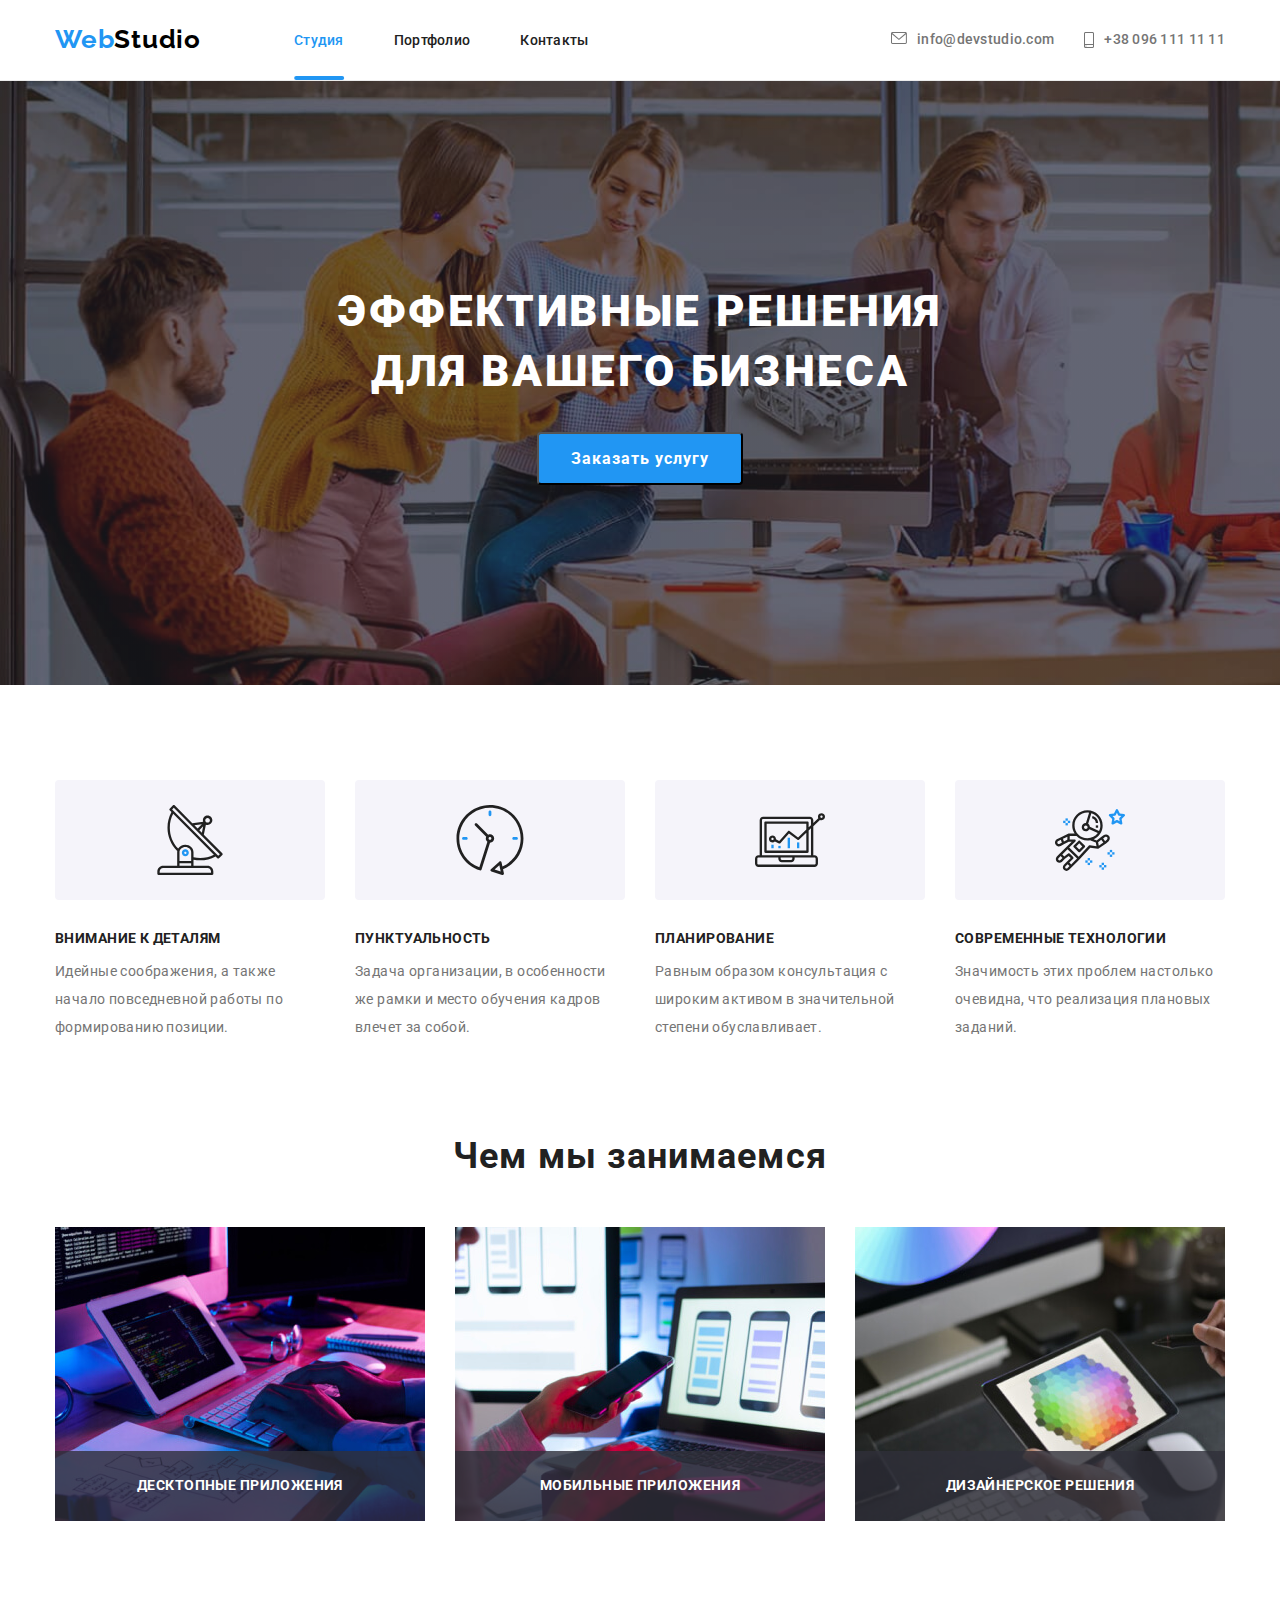
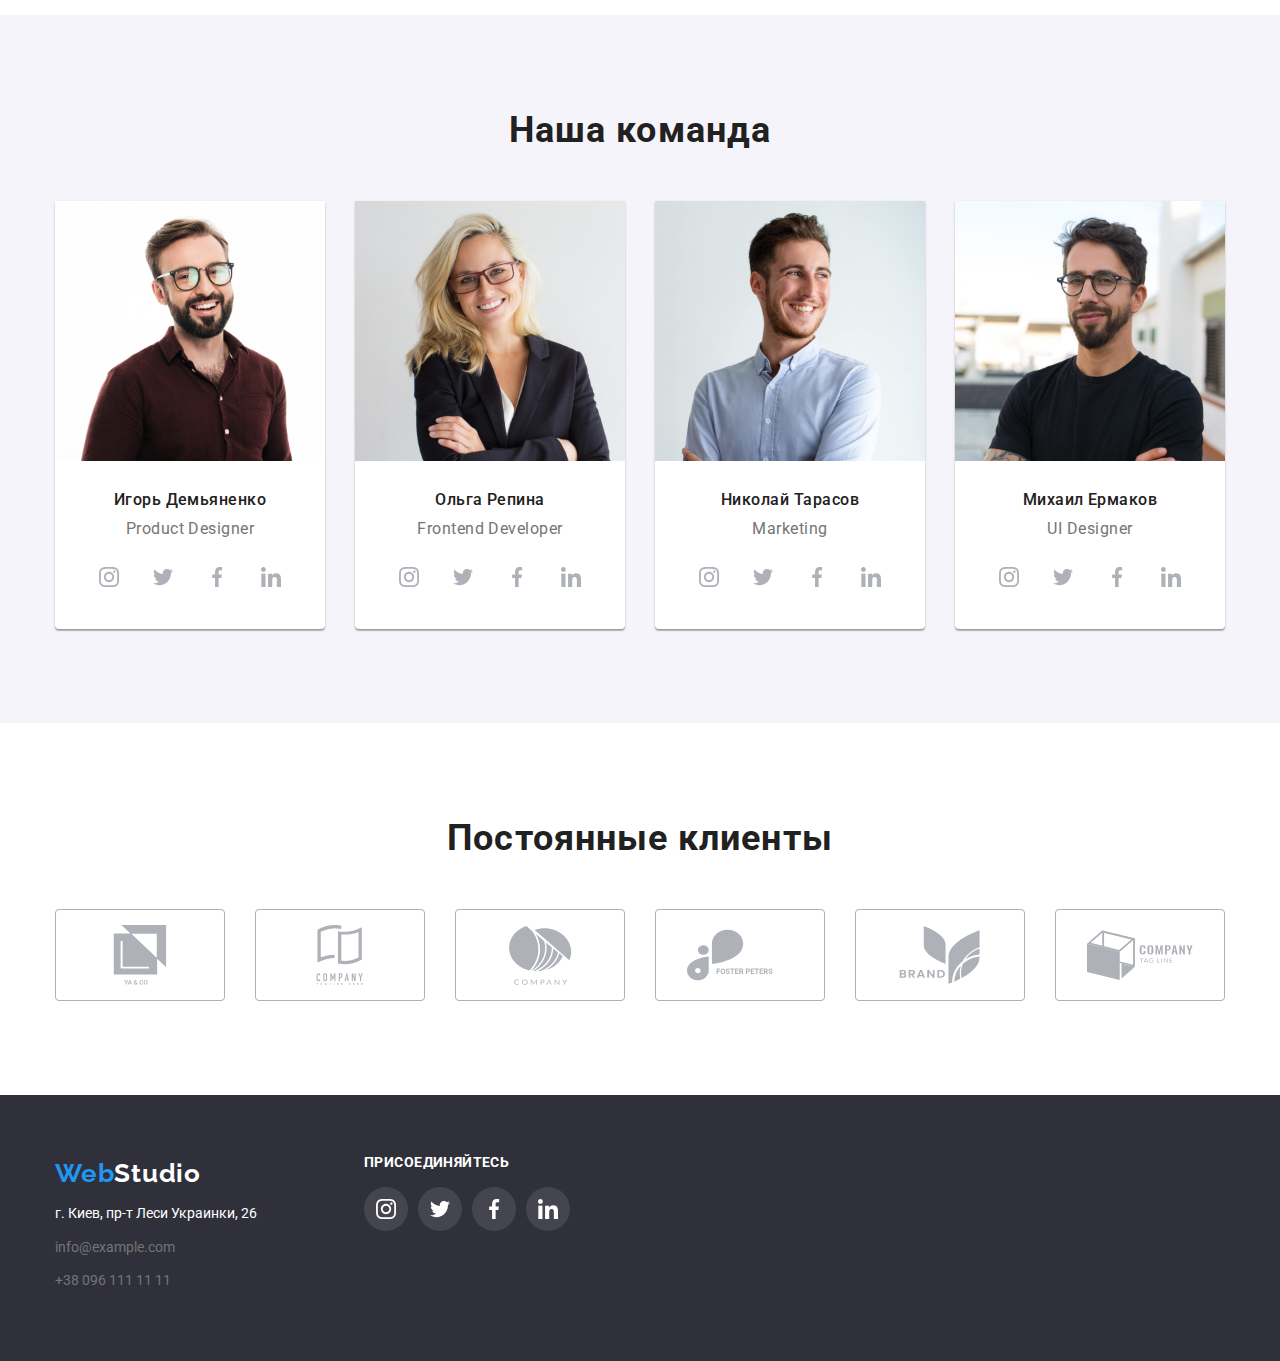
<file: index.html>
<!DOCTYPE html>
<html lang="ru">
  <head>
    <meta charset="UTF-8" />
    <meta http-equiv="X-UA-Compatible" content="IE=edge" />
    <meta name="viewport" content="width=device-width, initial-scale=1.0" />
    <title>Document</title>
    <link rel="stylesheet" href="./css/reset.css" />
    <link
      rel="stylesheet"
      href="https://cdn.jsdelivr.net/npm/modern-normalize@1.1.0/modern-normalize.min.css"
    />
    <link rel="stylesheet" href="./css/style.css" />
    <link rel="preconnect" href="https://fonts.googleapis.com" />
    <link rel="preconnect" href="https://fonts.gstatic.com" crossorigin />
    <link
      href="https://fonts.googleapis.com/css2?family=Raleway:wght@700&family=Roboto:wght@400;500;700;900&display=swap"
      rel="stylesheet"
    />
  </head>
  <body>
    <!--Header-->
    <header class="page-header header">
      <div class="container page-header-container">
        <nav class="navigation">
          <a href="./index.html" class="logo">Web<span class="logo-span">Studio</span></a>
          <ul class="menu list">
            <li class="menu-list">
              <a href="./index.html" class="menu-link current">Студия</a>
            </li>
            <li class="menu-list">
              <a href="./portfolio.html" class="menu-link">Портфолио</a>
            </li>
            <li class="menu-list">
              <a href="" class="menu-link">Контакты</a>
            </li>
          </ul>
        </nav>
        <div class="number-link">
          <ul class="menu list mail-group">
            <li class="menu-list-number">
              <a href="mailto:info@devstudio.com" class="link-number"
                >info@devstudio.com
                <svg class="icon-mail">
                  <use href="./images/sprite.svg#icon-mail"></use>
                </svg>
              </a>
            </li>
            <li class="menu-list">
              <a href="tel:+380961111111" class="link-number"
                >+38 096 111 11 11
                <svg class="icon-mail-phone">
                  <use href="./images/sprite.svg#icon-tel"></use>
                </svg>
              </a>
            </li>
          </ul>
        </div>
      </div>
    </header>
    <!--Main-->
    <main>
      <section class="hero">
        <!--Hero-->
        <h1 class="motto">Эффективные решения для вашего бизнеса</h1>
        <div class="modal-button">
          <button data-modal-open type="button" class="modal-btn">Заказать услугу</button>
          <div data-modal class="backdrop is-hidden">
            <div class="modal">
              <svg data-modal-close class="icon-close">
                <use href="./images/sprite.svg#icon-close"></use>
              </svg>
            </div>
          </div>
        </div>
      </section>
      <!--Преимущество-->
      <section class="section">
        <h2 class="visually-hidden">Преимущества</h2>
        <div class="container">
          <ul class="list">
            <li class="advantage-list">
              <div class="svg-list social-list-link-one">
                <svg class="social-list-svg">
                  <use href="./images/sprite.svg#icon-antenna"></use>
                </svg>
              </div>
              <h3 class="advantage">Внимание к деталям</h3>
              <p class="media-list-me">
                Идейные соображения, а также начало повседневной работы по формированию позиции.
              </p>
            </li>
            <li class="advantage-list">
              <div class="svg-list social-list-link-one">
                <svg class="social-list-svg">
                  <use href="./images/sprite.svg#icon-clock"></use>
                </svg>
              </div>
              <h3 class="advantage">Пунктуальность</h3>
              <p class="media-list-me">
                Задача организации, в особенности же рамки и место обучения кадров влечет за собой.
              </p>
            </li>
            <li class="advantage-list">
              <div class="svg-list social-list-link-one">
                <svg class="social-list-svg">
                  <use href="./images/sprite.svg#icon-diagram"></use>
                </svg>
              </div>
              <h3 class="advantage">Планирование</h3>
              <p class="media-list-me">
                Равным образом консультация с широким активом в значительной степени обуславливает.
              </p>
            </li>
            <li class="advantage-list">
              <div class="svg-list social-list-link-one">
                <svg class="social-list-svg">
                  <use href="./images/sprite.svg#icon-astronaut"></use>
                </svg>
              </div>
              <h3 class="advantage">Современные технологии</h3>
              <p class="media-list-me">
                Значимость этих проблем настолько очевидна, что реализация плановых заданий.
              </p>
            </li>
          </ul>
        </div>
      </section>
      <section class="section my-work">
        <!--чем мы занимаемся-->
        <div class="container">
          <h2 class="suptitle">Чем мы занимаемся</h2>
          <ul class="list">
            <li>
              <img src="./images/img.jpg" alt="office" width="370" height="294" />
              <div class="title-product"><p class="label">Десктопные приложения</p></div>
            </li>
            <li>
              <img src="./images/img1.jpg" alt="computer" width="370" height="294" />
              <div class="title-product"><p class="label">мобильные приложения</p></div>
            </li>
            <li>
              <img src="./images/img2.jpg" alt="phone" width="370" height="294" />
              <div class="title-product"><p class="label">дизайнерское решения</p></div>
            </li>
          </ul>
        </div>
      </section>
      <!--наша команда-->
      <section class="section my-comands">
        <div class="container">
          <h2 class="suptitle">Наша команда</h2>
          <ul class="list-comand">
            <li class="crew-info-li">
              <img src="./images/igor.jpg" alt="igor" width="270" height="260" />
              <div class="crew-info">
                <h3 class="advantage-comands">Игорь Демьяненко</h3>
                <p class="media-list" lang="en">Product Designer</p>
                <ul class="social-list">
                  <li class="social-list-item">
                    <a href="" class="social-list-link">
                      <svg class="social-list-icon-svg">
                        <use href="./images/sprite.svg#icon-instagram"></use>
                      </svg>
                    </a>
                  </li>
                  <li class="social-list-item">
                    <a href="" class="social-list-link">
                      <svg class="social-list-icon-svg">
                        <use href="./images/sprite.svg#icon-twitter"></use>
                      </svg>
                    </a>
                  </li>
                  <li class="social-list-item">
                    <a href="" class="social-list-link">
                      <svg class="social-list-icon-svg">
                        <use href="./images/sprite.svg#icon-facebook"></use>
                      </svg>
                    </a>
                  </li>
                  <li class="social-list-item margin-stop">
                    <a href="" class="social-list-link">
                      <svg class="social-list-icon-svg">
                        <use href="./images/sprite.svg#icon-linkedin"></use>
                      </svg>
                    </a>
                  </li>
                </ul>
              </div>
            </li>
            <li class="crew-info-li">
              <img src="./images/olga.jpg" alt="olga" width="270" height="260" />
              <div class="crew-info">
                <h3 class="advantage-comands">Ольга Репина</h3>
                <p class="media-list" lang="en">Frontend Developer</p>
                <ul class="social-list">
                  <li class="social-list-item">
                    <a href="" class="social-list-link">
                      <svg class="social-list-icon-svg">
                        <use href="./images/sprite.svg#icon-instagram"></use>
                      </svg>
                    </a>
                  </li>
                  <li class="social-list-item">
                    <a href="" class="social-list-link">
                      <svg class="social-list-icon-svg">
                        <use href="./images/sprite.svg#icon-twitter"></use>
                      </svg>
                    </a>
                  </li>
                  <li class="social-list-item">
                    <a href="" class="social-list-link">
                      <svg class="social-list-icon-svg">
                        <use href="./images/sprite.svg#icon-facebook"></use>
                      </svg>
                    </a>
                  </li>
                  <li class="social-list-item margin-stop">
                    <a href="" class="social-list-link">
                      <svg class="social-list-icon-svg">
                        <use href="./images/sprite.svg#icon-linkedin"></use>
                      </svg>
                    </a>
                  </li>
                </ul>
              </div>
            </li>
            <li class="crew-info-li">
              <img src="./images/nikolay.jpg" alt="nikolay" width="270" height="260" />
              <div class="crew-info">
                <h3 class="advantage-comands">Николай Тарасов</h3>
                <p class="media-list" lang="en">Marketing</p>
                <ul class="social-list">
                  <li class="social-list-item">
                    <a href="" class="social-list-link">
                      <svg class="social-list-icon-svg">
                        <use href="./images/sprite.svg#icon-instagram"></use>
                      </svg>
                    </a>
                  </li>
                  <li class="social-list-item">
                    <a href="" class="social-list-link">
                      <svg class="social-list-icon-svg">
                        <use href="./images/sprite.svg#icon-twitter"></use>
                      </svg>
                    </a>
                  </li>
                  <li class="social-list-item">
                    <a href="" class="social-list-link">
                      <svg class="social-list-icon-svg">
                        <use href="./images/sprite.svg#icon-facebook"></use>
                      </svg>
                    </a>
                  </li>
                  <li class="social-list-item margin-stop">
                    <a href="" class="social-list-link">
                      <svg class="social-list-icon-svg">
                        <use href="./images/sprite.svg#icon-linkedin"></use>
                      </svg>
                    </a>
                  </li>
                </ul>
              </div>
            </li>
            <li class="crew-info-li">
              <img src="./images/mihail.jpg" alt="mihail" width="270" height="260" />
              <div class="crew-info">
                <h3 class="advantage-comands">Михаил Ермаков</h3>
                <p class="media-list" lang="en">UI Designer</p>
                <ul class="social-list">
                  <li class="social-list-item">
                    <a href="" class="social-list-link">
                      <svg class="social-list-icon-svg">
                        <use href="./images/sprite.svg#icon-instagram"></use>
                      </svg>
                    </a>
                  </li>
                  <li class="social-list-item">
                    <a href="" class="social-list-link">
                      <svg class="social-list-icon-svg">
                        <use href="./images/sprite.svg#icon-twitter"></use>
                      </svg>
                    </a>
                  </li>
                  <li class="social-list-item">
                    <a href="" class="social-list-link">
                      <svg class="social-list-icon-svg">
                        <use href="./images/sprite.svg#icon-facebook"></use>
                      </svg>
                    </a>
                  </li>
                  <li class="social-list-item margin-stop">
                    <a href="" class="social-list-link">
                      <svg class="social-list-icon-svg">
                        <use href="./images/sprite.svg#icon-linkedin"></use>
                      </svg>
                    </a>
                  </li>
                </ul>
              </div>
            </li>
          </ul>
        </div>
      </section>
      <!--Постоянные клиенты-->
      <section class="section">
        <div class="container">
          <h2 class="suptitle">Постоянные клиенты</h2>
          <ul class="social-list-spisok">
            <li class="social-list-item-svg">
              <a href="" class="social-list-link-two">
                <svg class="social-list-icon-svg-two">
                  <use href="./images/sprite.svg#icon-group_1"></use>
                </svg>
              </a>
            </li>
            <li class="social-list-item-svg">
              <a href="" class="social-list-link-two">
                <svg class="social-list-icon-svg-two">
                  <use href="./images/sprite.svg#icon-group_2"></use>
                </svg>
              </a>
            </li>
            <li class="social-list-item-svg">
              <a href="" class="social-list-link-two">
                <svg class="social-list-icon-svg-two">
                  <use href="./images/sprite.svg#icon-group_3"></use>
                </svg>
              </a>
            </li>
            <li class="social-list-item-svg">
              <a href="" class="social-list-link-two">
                <svg class="social-list-icon-svg-two">
                  <use href="./images/sprite.svg#icon-group_4"></use>
                </svg>
              </a>
            </li>
            <li class="social-list-item-svg">
              <a href="" class="social-list-link-two">
                <svg class="social-list-icon-svg-two">
                  <use href="./images/sprite.svg#icon-group_5"></use>
                </svg>
              </a>
            </li>
            <li class="social-list-item-svg margin-stop">
              <a href="" class="social-list-link-two">
                <svg class="social-list-icon-svg-two">
                  <use href="./images/sprite.svg#icon-group_6"></use>
                </svg>
              </a>
            </li>
          </ul>
        </div>
      </section>
    </main>
    <footer class="color-footer">
      <div class="container container-footer">
        <div class="conection-footer">
          <a href="./index.html" class="logo">Web<span class="logo-span-footer">Studio</span></a>
          <address>
            <ul class="list list-container">
              <li class="contact-list">
                <a
                  href="https://goo.gl/maps/A2tmThPKFVqANark9"
                  class="adress"
                  target="_blank"
                  rel="noopener noreferrer"
                  >г. Киев, пр-т Леси Украинки, 26</a
                >
              </li>
              <li>
                <a href="mailto:info@example.com" class="link contact-number">info@example.com</a>
              </li>
              <li class="contact-list">
                <a href="tel:+380961111111" class="link contact-number">+38 096 111 11 11</a>
              </li>
            </ul>
          </address>
        </div>
        <div class="conection">
          <p class="conection-me">Присоединяйтесь</p>
          <ul class="social-list">
            <li class="social-list-item">
              <a href="" class="social-list-link-footer">
                <svg class="social-list-icon-svg">
                  <use href="./images/sprite.svg#icon-instagram"></use>
                </svg>
              </a>
            </li>
            <li class="social-list-item">
              <a href="" class="social-list-link-footer">
                <svg class="social-list-icon-svg">
                  <use href="./images/sprite.svg#icon-twitter"></use>
                </svg>
              </a>
            </li>
            <li class="social-list-item">
              <a href="" class="social-list-link-footer">
                <svg class="social-list-icon-svg">
                  <use href="./images/sprite.svg#icon-facebook"></use>
                </svg>
              </a>
            </li>
            <li class="social-list-item margin-stop">
              <a href="" class="social-list-link-footer">
                <svg class="social-list-icon-svg">
                  <use href="./images/sprite.svg#icon-linkedin"></use>
                </svg>
              </a>
            </li>
          </ul>
        </div>
      </div>
    </footer>
    <script src="./js/modal.js"></script>
  </body>
</html>
</file>
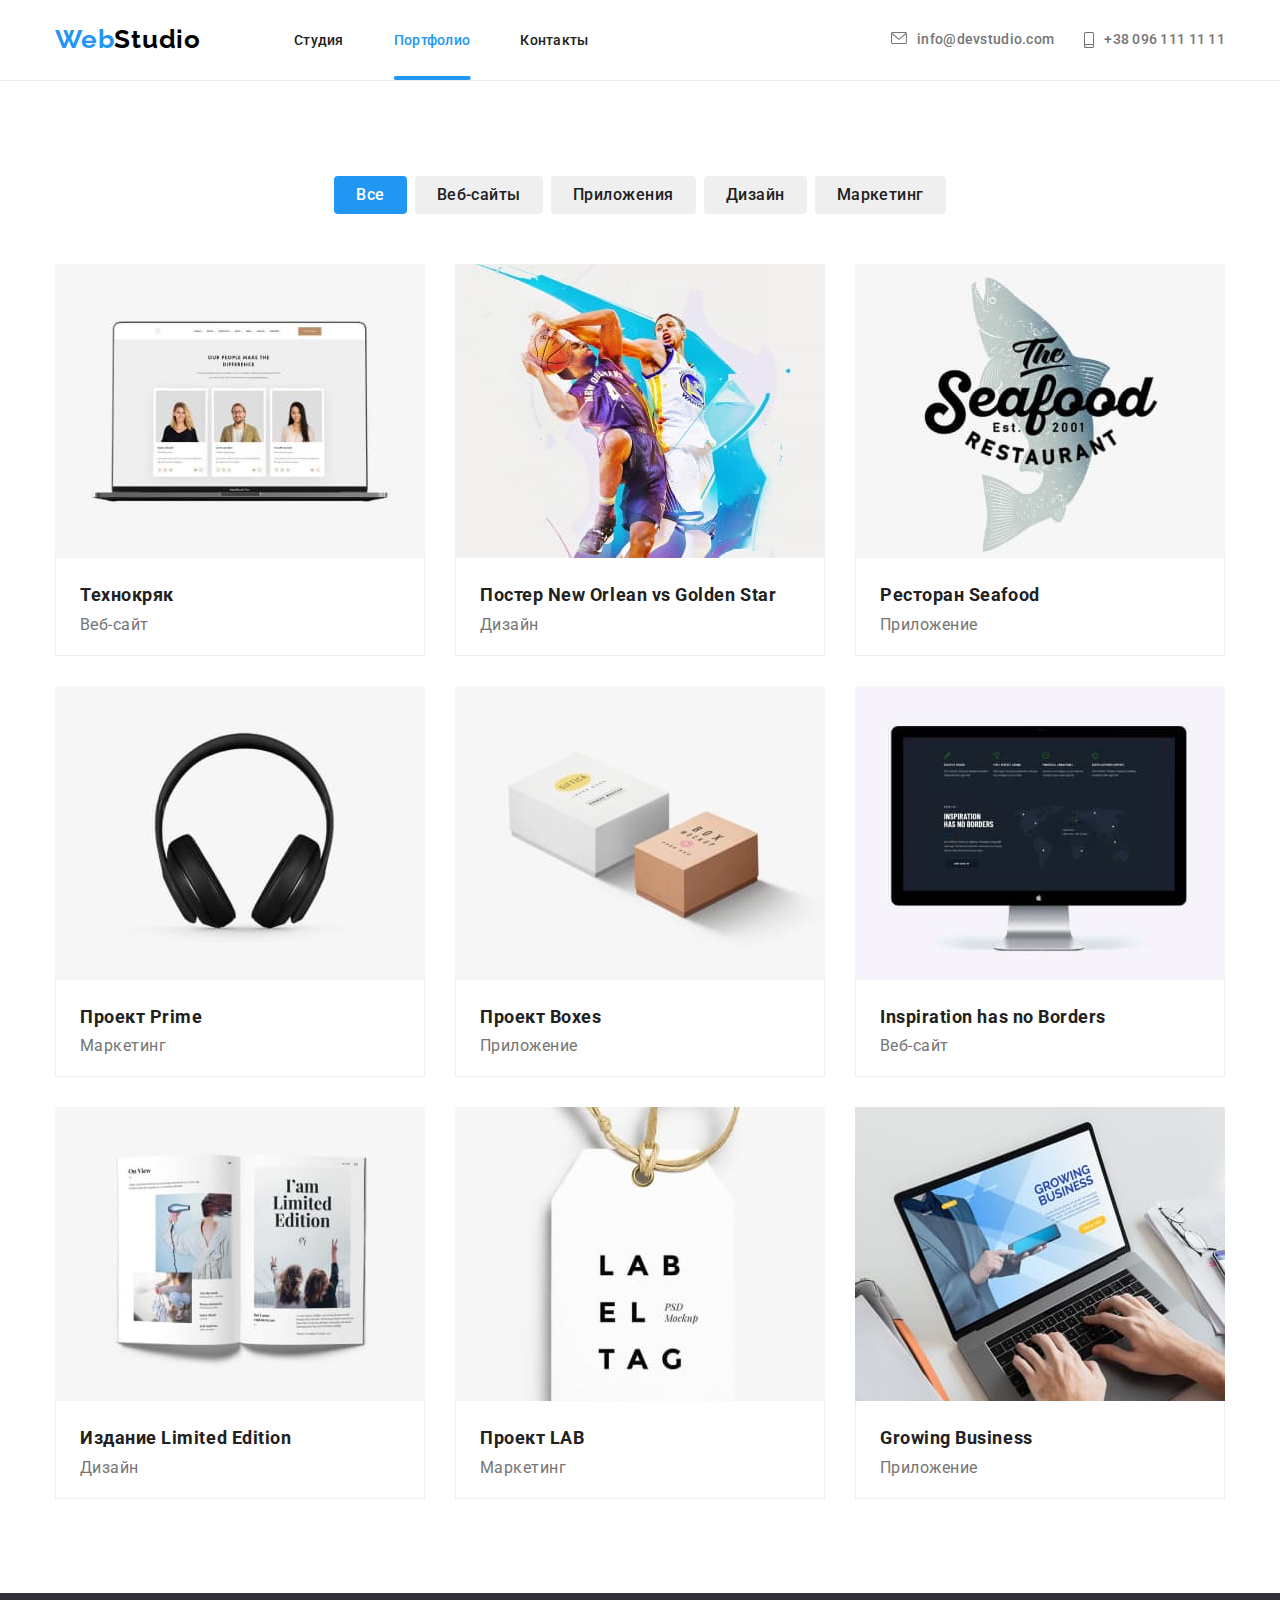
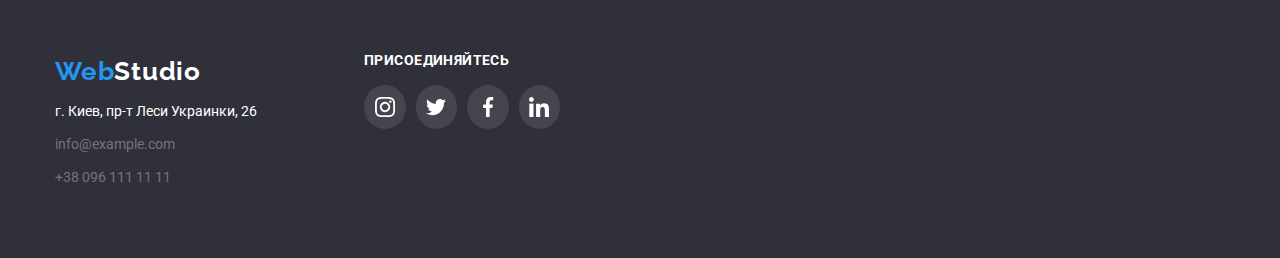
<file: portfolio.html>
<!DOCTYPE html>
<html lang="ru">
  <head>
    <meta charset="UTF-8" />
    <meta http-equiv="X-UA-Compatible" content="IE=edge" />
    <meta name="viewport" content="width=device-width, initial-scale=1.0" />
    <title>Document</title>
    <link rel="preconnect" href="https://fonts.googleapis.com" />
    <link rel="preconnect" href="https://fonts.gstatic.com" crossorigin />
    <link
      href="https://fonts.googleapis.com/css2?family=Raleway:wght@700&family=Roboto:wght@400;500;700;900&display=swap"
      rel="stylesheet"
    />
    <link rel="stylesheet" href="./css/reset.css" />
    <link rel="stylesheet" href="./css/style.css" />
  </head>
  <body>
    <header class="page-header header">
      <div class="container page-header-container">
        <nav class="navigation">
          <a href="./index.html" class="logo">Web<span class="logo-span">Studio</span></a>
          <ul class="menu list">
            <li class="menu-list">
              <a href="./index.html" class="link menu-link">Студия</a>
            </li>
            <li class="menu-list">
              <a href="./portfolio.html" class="link menu-link current">Портфолио</a>
            </li>
            <li class="menu-list">
              <a href="" class="link menu-link">Контакты</a>
            </li>
          </ul>
        </nav>
        <div class="number-link">
          <ul class="menu list mail-group">
            <li class="menu-list-number">
              <a href="mailto:info@devstudio.com" class="link-number link-one"
                >info@devstudio.com
                <svg class="icon-mail">
                  <use href="./images/sprite.svg#icon-mail"></use>
                </svg>
              </a>
            </li>
            <li class="menu-list">
              <a href="tel:+380961111111" class="link-number link-two"
                >+38 096 111 11 11
                <svg class="icon-mail-phone">
                  <use href="./images/sprite.svg#icon-tel"></use>
                </svg>
              </a>
            </li>
          </ul>
        </div>
      </div>
    </header>
    <main>
      <section class="section portfolio">
        <div class="container">
          <h1 class="visually-hidden">Портфолио</h1>
          <ul class="filtres">
            <li><button type="button" class="filter-list current">Все</button></li>
            <li><button type="button" class="filter-list">Веб-сайты</button></li>
            <li><button type="button" class="filter-list">Приложения</button></li>
            <li><button type="button" class="filter-list">Дизайн</button></li>
            <li><button type="button" class="filter-list">Маркетинг</button></li>
          </ul>

          <ul class="list-portfolio">
            <li class="example">
              <a href="./portfolio.html" class="exemple-link">
                <div class="box-overlay">
                  <img src="./images/pm1.jpg" alt="laptop" width="370" height="294" />
                  <p class="box-content">
                    Ресурс предлагает комплексные предложения с разным уровнем функционала и
                    сервисов. Все это позволит посетителю получить исчерпывающие сведения о компании
                    или частном лице.
                  </p>
                </div>
                <div class="subscribe-card">
                  <h2 class="advantage-two">Технокряк</h2>
                  <p class="media-list">Веб-сайт</p>
                </div>
              </a>
            </li>
            <li class="example">
              <a href="./portfolio.html" class="exemple-link">
                <div class="box-overlay">
                  <img src="./images/pm2.jpg" alt="design" width="370" height="294" />
                  <p class="box-content">
                    Ресурс предлагает комплексные предложения с разным уровнем функционала и
                    сервисов. Все это позволит посетителю получить исчерпывающие сведения о компании
                    или частном лице.
                  </p>
                </div>
                <div class="subscribe-card">
                  <h2 class="advantage-two">Постер New Orlean vs Golden Star</h2>
                  <p class="media-list">Дизайн</p>
                </div>
              </a>
            </li>
            <li class="example">
              <a href="./portfolio.html" class="exemple-link">
                <div class="box-overlay">
                  <img src="./images/pm3.jpg" alt="labels" width="370" height="294" />
                  <p class="box-content">
                    Ресурс предлагает комплексные предложения с разным уровнем функционала и
                    сервисов. Все это позволит посетителю получить исчерпывающие сведения о компании
                    или частном лице.
                  </p>
                </div>
                <div class="subscribe-card">
                  <h2 class="advantage-two">Ресторан Seafood</h2>
                  <p class="media-list">Приложение</p>
                </div>
              </a>
            </li>
            <li class="example">
              <a href="./portfolio.html" class="exemple-link">
                <div class="box-overlay">
                  <img src="./images/pm4.jpg" alt="headphones" width="370" height="294" />
                  <p class="box-content">
                    Ресурс предлагает комплексные предложения с разным уровнем функционала и
                    сервисов. Все это позволит посетителю получить исчерпывающие сведения о компании
                    или частном лице.
                  </p>
                </div>
                <div class="subscribe-card">
                  <h2 class="advantage-two">Проект Prime</h2>
                  <p class="media-list">Маркетинг</p>
                </div>
              </a>
            </li>
            <li class="example">
              <a href="./portfolio.html" class="exemple-link">
                <div class="box-overlay">
                  <img src="./images/pm5.jpg" alt="box" width="370" height="294" />
                  <p class="box-content">
                    Ресурс предлагает комплексные предложения с разным уровнем функционала и
                    сервисов. Все это позволит посетителю получить исчерпывающие сведения о компании
                    или частном лице.
                  </p>
                </div>
                <div class="subscribe-card">
                  <h2 class="advantage-two">Проект Boxes</h2>
                  <p class="media-list">Приложение</p>
                </div>
              </a>
            </li>
            <li class="example">
              <a href="./portfolio.html" class="exemple-link">
                <div class="box-overlay">
                  <img src="./images/pm6.jpg" alt="screen" width="370" height="294" />
                  <p class="box-content">
                    Ресурс предлагает комплексные предложения с разным уровнем функционала и
                    сервисов. Все это позволит посетителю получить исчерпывающие сведения о компании
                    или частном лице.
                  </p>
                </div>
                <div class="subscribe-card">
                  <h2 class="advantage-two">Inspiration has no Borders</h2>
                  <p class="media-list">Веб-сайт</p>
                </div>
              </a>
            </li>
            <li class="example">
              <a href="./portfolio.html" class="exemple-link">
                <div class="box-overlay">
                  <img src="./images/pm7.jpg" alt="books" width="370" height="294" />
                  <p class="box-content">
                    Ресурс предлагает комплексные предложения с разным уровнем функционала и
                    сервисов. Все это позволит посетителю получить исчерпывающие сведения о компании
                    или частном лице.
                  </p>
                </div>
                <div class="subscribe-card">
                  <h2 class="advantage-two">Издание Limited Edition</h2>
                  <p class="media-list">Дизайн</p>
                </div>
              </a>
            </li>
            <li class="example">
              <a href="./portfolio.html" class="exemple-link">
                <div class="box-overlay">
                  <img src="./images/pm8.jpg" alt="labels" width="370" height="294" />
                  <p class="box-content">
                    Ресурс предлагает комплексные предложения с разным уровнем функционала и
                    сервисов. Все это позволит посетителю получить исчерпывающие сведения о компании
                    или частном лице.
                  </p>
                </div>
                <div class="subscribe-card">
                  <h2 class="advantage-two">Проект LAB</h2>
                  <p class="media-list">Маркетинг</p>
                </div>
              </a>
            </li>
            <li class="example">
              <a href="./portfolio.html" class="exemple-link">
                <div class="box-overlay">
                  <img src="./images/pm9.jpg" alt="notebook" width="370" height="294" />
                  <p class="box-content">
                    Ресурс предлагает комплексные предложения с разным уровнем функционала и
                    сервисов. Все это позволит посетителю получить исчерпывающие сведения о компании
                    или частном лице.
                  </p>
                </div>
                <div class="subscribe-card">
                  <h2 class="advantage-two">Growing Business</h2>
                  <p class="media-list">Приложение</p>
                </div>
              </a>
            </li>
          </ul>
        </div>
      </section>
    </main>
    <footer class="color-footer">
      <div class="container container-footer">
        <div class="conection-footer">
          <a href="./index.html" class="logo">Web<span class="logo-span-footer">Studio</span></a>
          <address>
            <ul class="list list-container">
              <li class="contact-list">
                <a
                  href="https://goo.gl/maps/A2tmThPKFVqANark9"
                  class="adress"
                  target="_blank"
                  rel="noopener noreferrer"
                  >г. Киев, пр-т Леси Украинки, 26</a
                >
              </li>
              <li>
                <a href="mailto:info@example.com" class="link contact-number">info@example.com</a>
              </li>
              <li class="contact-list">
                <a href="tel:+380961111111" class="link contact-number">+38 096 111 11 11</a>
              </li>
            </ul>
          </address>
        </div>
        <div class="conection">
          <p class="conection-me">Присоединяйтесь</p>
          <ul class="social-list">
            <li class="social-list-item">
              <a href="" class="social-list-link-footer">
                <svg class="social-list-icon-svg">
                  <use href="./images/sprite.svg#icon-instagram"></use>
                </svg>
              </a>
            </li>
            <li class="social-list-item">
              <a href="" class="social-list-link-footer">
                <svg class="social-list-icon-svg">
                  <use href="./images/sprite.svg#icon-twitter"></use>
                </svg>
              </a>
            </li>
            <li class="social-list-item">
              <a href="" class="social-list-link-footer">
                <svg class="social-list-icon-svg">
                  <use href="./images/sprite.svg#icon-facebook"></use>
                </svg>
              </a>
            </li>
            <li class="social-list-item">
              <a href="" class="social-list-link-footer margin-stop">
                <svg class="social-list-icon-svg">
                  <use href="./images/sprite.svg#icon-linkedin"></use>
                </svg>
              </a>
            </li>
          </ul>
        </div>
      </div>
    </footer>
  </body>
</html>
</file>
<file: css/style.css>
.container {
  width: 1200px;
  margin: 0 auto;
  padding: 0 15px;
}

.visually-hidden {
  width: 1px;
  height: 1px;
  padding: 0;
  overflow: hidden;
  clip: rect(0, 0, 0, 0);
  white-space: nowrap;
  border: 0;
}

:root {
  --one-text-color: #212121;
  --two-text-color: #2196f3;
  --three-text-color: #000000;
  --four-text-color: #757575;
  --five-text-color: #ffffff;
  --six-text-color: #2f303a;
  --duration-сss-transition: 250ms;
}

body {
  font-family: 'Roboto', 'sans-serif';
  color: var(--five-text-color);
}
/* =======Header======== */
.menu-link {
  position: relative;
  transition-duration: var(--duration-сss-transition);
  transition-timing-function: cubic-bezier(0.4, 0, 0.2, 1);
  font-weight: 500;
  font-size: 14px;
  line-height: 1.15;
  letter-spacing: 0.02em;
  padding: 32px 0;
  color: var(--one-text-color);
}
.menu-link:hover,
.menu-link:focus,
.menu-link:current {
  color: var(--two-text-color);
}

.menu-link.current::after {
  position: absolute;
  bottom: 0;
  left: 50%;
  transform: translateX(-50%);
  content: '';
  display: block;
  width: 100%;
  height: 4px;
  border-radius: 2px;
  background-color: var(--two-text-color);
}

.navigation .current {
  color: var(--two-text-color);
}

.navigation,
.menu,
.list {
  display: flex;
  align-items: center;
  flex-direction: row;
}

.header {
  align-items: center;
  border-bottom: 1px solid #ececec;
}
.page-header-container {
  display: flex;
}

.filter-list.current {
  background: var(--two-text-color);
  color: var(--five-text-color);
}

.logo-span {
  font-family: 'Raleway', 'sans-serif';
  font-weight: 700;
  font-size: 26px;
  line-height: 1.2;
  letter-spacing: 0.03em;

  color: var(--three-text-color);
}

.logo {
  font-family: 'Raleway', 'sans-serif';
  font-weight: 700;
  font-size: 26px;
  line-height: 1.2;
  letter-spacing: 0.03em;
  margin-right: 93px;
  color: var(--two-text-color);
}

.menu-list:not(:last-child) {
  margin-right: 50px;
  color: var(--four-text-color);
}

.menu-list-number:not(:last-child) {
  margin-right: 30px;
  color: var(--four-text-color);
}

.menu-list-number,
.menu-list {
  display: flex;
  flex-direction: row;
  align-items: center;
}

.number-link {
  display: flex;
  align-items: center;
  justify-content: flex-end;
  margin-left: auto;
}

.icon-mail {
  fill: currentColor;
  width: 16px;
  height: 12px;
  margin-right: 10px;
}

.icon-mail-phone {
  fill: currentColor;
  width: 10px;
  height: 16px;
  margin-right: 10px;
}

.link-number:hover,
.link-number:focus {
  transition-property: color;

  color: var(--two-text-color);
}

.link-number {
  transition-duration: var(--duration-сss-transition);
  transition-timing-function: cubic-bezier(0.4, 0, 0.2, 1);
  padding: 32px 0;
  display: flex;
  flex-direction: row-reverse;
  font-size: 14px;
  line-height: 1.14;
  letter-spacing: 0.02em;
  font-weight: 500;
  margin-left: auto;
  color: var(--four-text-color);
}

.link {
  font-style: normal;
  color: var(--one-text-color);
}

/* =======/Header======== */

/* =======HERO======== */

.hero {
  padding: 200px 0;
  background-color: #c4c4c4;
  background-image: linear-gradient(rgba(47, 48, 58, 0.4), rgba(47, 48, 58, 0.4)),
    url(../images/font.jpg);
  background-size: cover;
}

.backdrop {
  position: absolute;
  top: 0;
  left: 0;
  width: 100%;
  height: 100%;
  background: rgba(0, 0, 0, 0.2);
}
.backdrop.is-hidden {
  opacity: 0;
  visibility: hidden;
  pointer-events: none;
}

.icon-close {
  position: fixed;
  top: 8px;
  right: 8px;
  height: 30px;
  width: 30px;
}
.modal {
  height: 582px;
  width: 528px;
  background-color: var(--five-text-color);
  position: absolute;
  top: 50%;
  left: 50%;
  transform: translate(-50%, -50%);
  box-shadow: 0px 1px 3px rgba(0, 0, 0, 0.12), 0px 1px 1px rgba(0, 0, 0, 0.14),
    0px 2px 1px rgba(0, 0, 0, 0.2);
  border-radius: 4px;
}

.modal-btn {
  transition-duration: var(--duration-сss-transition);
  transition-timing-function: cubic-bezier(0.4, 0, 0.2, 1);
  font-weight: 700;
  font-size: 16px;
  line-height: 1.85;
  letter-spacing: 0.06em;
  cursor: pointer;
  font-family: inherit;
  padding-top: 10px;
  padding-bottom: 10px;
  padding-left: 32px;
  padding-right: 32px;
  border-radius: 4px;
  color: var(--five-text-color);
  background: var(--two-text-color);
  display: block;
  margin: 0 auto;
}

.modal-button {
  justify-content: center;
  margin-top: 30px;
}

.modal-btn:hover {
  background-color: #188ce8;
}

.motto {
  font-weight: 900;
  font-size: 44px;
  line-height: 1.37;
  text-align: center;
  letter-spacing: 0.06em;
  text-transform: uppercase;
  width: 696px;
  color: var(--five-text-color);
  margin-right: auto;
  margin-left: auto;
  margin-bottom: 0;
}

/* =======/HERO======== */

/* =======MainSection======== */

.label {
  font-weight: 700;
  font-size: 14px;
  line-height: 1.14;
  text-align: center;
  letter-spacing: 0.03em;
  text-transform: uppercase;
  color: var(--five-text-color);
  padding-top: 27px;
  padding-bottom: 27px;
}

.title-product {
  display: inline-block;
  position: absolute;
  width: 370px;
  height: 70px;
  background: rgba(47, 48, 58, 0.8);
  bottom: 0;
}

.section {
  padding: 94px 0;
}

.my-work {
  padding-top: 0px;
}

.my-comands {
  background-color: #f5f4fa;
}
.advantage {
  font-weight: 700;
  font-size: 14px;
  line-height: 1.18;
  letter-spacing: 0.03em;
  text-transform: uppercase;
  margin-bottom: 10px;
  color: var(--one-text-color);
}

.advantage-comands {
  font-weight: 500;
  font-size: 16px;
  line-height: 1.18;
  letter-spacing: 0.03em;
  margin-bottom: 10px;
  color: var(--one-text-color);
}

.advantage-two {
  font-weight: 700;
  font-size: 18px;
  line-height: 1.87;
  letter-spacing: 0.03em;
  color: var(--one-text-color);
  margin-bottom: 4px;
}
.media-list-me {
  font-size: 14px;
  line-height: 2;
  letter-spacing: 0.03em;
  color: var(--four-text-color);
}

.media-list {
  font-size: 16px;
  line-height: 1.18;
  letter-spacing: 0.03em;

  color: var(--four-text-color);
}

.suptitle {
  font-weight: 700;
  font-size: 36px;
  line-height: 1.17;
  text-align: center;
  letter-spacing: 0.03em;
  margin-bottom: 50px;
  color: var(--one-text-color);
}

/* =======/MainSection======== */

/* =======PORTFOLIO======== */
.filter-list {
  font-weight: 500;
  font-size: 16px;
  line-height: 1.62;
  letter-spacing: 0.03em;
  color: var(--one-text-color);
  padding: 6px 22px;
  border: none;
  border-radius: 4px;
  transition-duration: var(--duration-сss-transition);
  transition-timing-function: cubic-bezier(0.4, 0, 0.2, 1);
}
.filtres {
  display: flex;
  margin-bottom: 50px;
  justify-content: center;
}

.portfolio .filtres li:not(:last-child) {
  margin-right: 8px;
}

.filter-list:focus,
.filter-list:hover {
  background: var(--two-text-color);
  color: var(--five-text-color);
  box-shadow: 0px 3px 1px rgba(0, 0, 0, 0.1), 0px 1px 2px rgba(0, 0, 0, 0.08),
    0px 2px 2px rgba(0, 0, 0, 0.12);
}

.list {
  display: flex;
  justify-content: space-between;
  position: relative;
}

.list-comand {
  display: flex;
  justify-content: space-between;
}

.list-portfolio {
  display: flex;
  flex-wrap: wrap;
  list-style: none;
  margin-left: -30px;
  margin-top: -30px;
}

.advantage-list {
  width: 270px;
}

.subscribe-card {
  padding-left: 24px;
  padding-right: 24px;
  padding-top: 20px;
  padding-bottom: 20px;
  border-left: 1px solid #eeeeee;
  border-right: 1px solid #eeeeee;
  border-bottom: 1px solid #eeeeee;
}

.crew-info {
  text-align: center;
  padding: 30px 0;
}
.crew-info-li {
  background-color: var(--five-text-color);
  box-shadow: 0px 1px 3px rgba(0, 0, 0, 0.12), 0px 1px 1px rgba(0, 0, 0, 0.14),
    0px 2px 1px rgba(0, 0, 0, 0.2);
  border-radius: 0px 0px 4px 4px;
}

.social-list {
  display: flex;
  margin-top: 16px;
  justify-content: center;
}

.social-list-spisok {
  display: flex;
  justify-content: center;
}

.social-list-link {
  color: #afb1b8;
  display: flex;
  justify-content: center;
  align-items: center;
  height: 100%;
  width: 100%;
  border-radius: 50%;
  transition-duration: var(--duration-сss-transition);
  transition-timing-function: cubic-bezier(0.4, 0, 0.2, 1);
}

.social-list-link-two {
  color: #afb1b8;
  display: flex;
  justify-content: center;
  align-items: center;
  height: 100%;
  width: 100%;

  transition-duration: var(--duration-сss-transition);
  transition-timing-function: cubic-bezier(0.4, 0, 0.2, 1);
}

.social-list-link-one {
  color: #afb1b8;
  display: flex;
  justify-content: center;
  align-items: center;
  height: 100%;
  width: 100%;

  transition-duration: var(--duration-сss-transition);
  transition-timing-function: cubic-bezier(0.4, 0, 0.2, 1);
}

.social-list-item {
  width: 44px;
  height: 44px;
  margin-right: 10px;
}

.social-list-item-svg {
  width: 170px;
  height: 92px;
  margin-right: 30px;
  border: 1px solid #afb1b8;
  border-radius: 4px;
}

.social-list-link-two:focus,
.social-list-link-two:hover {
  color: var(--two-text-color);
  border: 1px solid var(--two-text-color);
  border-radius: 4px;
}

.social-list-icon-svg {
  fill: currentColor;
  width: 20px;
  height: 20px;
}

.social-list-icon-svg-two {
  fill: currentColor;
  width: 106px;
  height: 60px;
}

.svg-list {
  width: 100%;
  height: 120px;
  border-radius: 4px;
  background-color: #f5f4fa;
  margin-bottom: 30px;
}

.social-list-svg {
  width: 70px;
  height: 70px;
}

.social-list-link:hover,
.social-list-link:focus {
  background-color: var(--two-text-color);
  color: var(--five-text-color);
}
/* =======/PORTFOLIO======== */

/* =======FOTER======== */
.container-footer {
  background-color: var(--six-text-color);
  display: flex;
  flex-direction: row;
}

.conection-footer {
  margin-right: 70px;
}

.list-container {
  display: block;
  flex-direction: column;
}
.color-footer .logo {
  margin-bottom: 20px;
}

.adress {
  font-style: normal;
  font-size: 14px;
  line-height: 1.71;
  color: var(--five-text-color);
  margin-bottom: 9px;
}

.logo-span-footer {
  font-family: 'Raleway', 'sans-serif';
  font-weight: 700;
  font-size: 26px;
  line-height: 1.42;
  letter-spacing: 0.03em;
  color: var(--five-text-color);
}

.list-portfolio .example {
  flex-basis: calc(100% / 3 - 30px);
  margin-left: 30px;
  margin-top: 30px;
  transition-duration: var(--duration-сss-transition);
  transition-timing-function: cubic-bezier(0.4, 0, 0.2, 1);
}
.example:focus,
.example:hover {
  box-shadow: 0px 1px 1px rgba(0, 0, 0, 0.12), 0px 4px 4px rgba(0, 0, 0, 0.06),
    1px 4px 6px rgba(0, 0, 0, 0.16);
}

.box-overlay {
  position: relative;
  overflow: hidden;
}

.exemple-link {
  display: block;
  text-decoration: none;
  transition: box-shadow var(--duration-сss-transition) cubic-bezier(0.4, 0, 0.2, 1);
}

.exemple-link:hover,
.exemple-link:focus {
  box-shadow: 0px 1px 1px rgba(0, 0, 0, 0.12), 0px 4px 4px rgba(0, 0, 0, 0.06),
    1px 4px 6px rgba(0, 0, 0, 0.16);
}

.exemple-link:hover .box-content {
  transform: translateY(0%);
}

.box-content {
  position: absolute;
  top: 0;
  left: 0;
  transform: translateY(100%);
  transition: transform var(--duration-сss-transition) cubic-bezier(0.4, 0, 0.2, 1);
  width: 370px;
  padding: 63px 24px;
  background-color: rgba(33, 150, 243, 0.9);
  font-weight: 400;
  font-size: 18px;
  line-height: 1.56;
  letter-spacing: 0.03em;
  color: var(--five-text-color);
}

.color-footer {
  background: #2f303a;
  padding: 60px 0;
}

.contact-number {
  color: var(--four-text-color);
  font-size: 14px;
  line-height: 1.5;
}
.contact-list {
  margin-bottom: 9px;
  margin-top: 9px;
}

.conection-me {
  font-weight: 700;
  font-size: 14px;
  line-height: 1.14;
  letter-spacing: 0.03em;
  text-transform: uppercase;
  color: var(--five-text-color);
}

.conection {
  width: 206px;
}

.social-list-link-footer {
  color: var(--five-text-color);
  background-color: rgba(255, 255, 255, 0.1);
  display: flex;
  justify-content: center;
  align-items: center;
  height: 100%;
  width: 100%;
  border-radius: 50%;
  transition-duration: var(--duration-сss-transition);
  transition-timing-function: cubic-bezier(0.4, 0, 0.2, 1);
}

.social-list-link-footer:hover,
.social-list-link-footer:focus {
  background-color: var(--two-text-color);
  color: var(--five-text-color);
}

.margin-stop {
  margin-right: 0px;
}
/* =======/FOTER======== */
</file>
